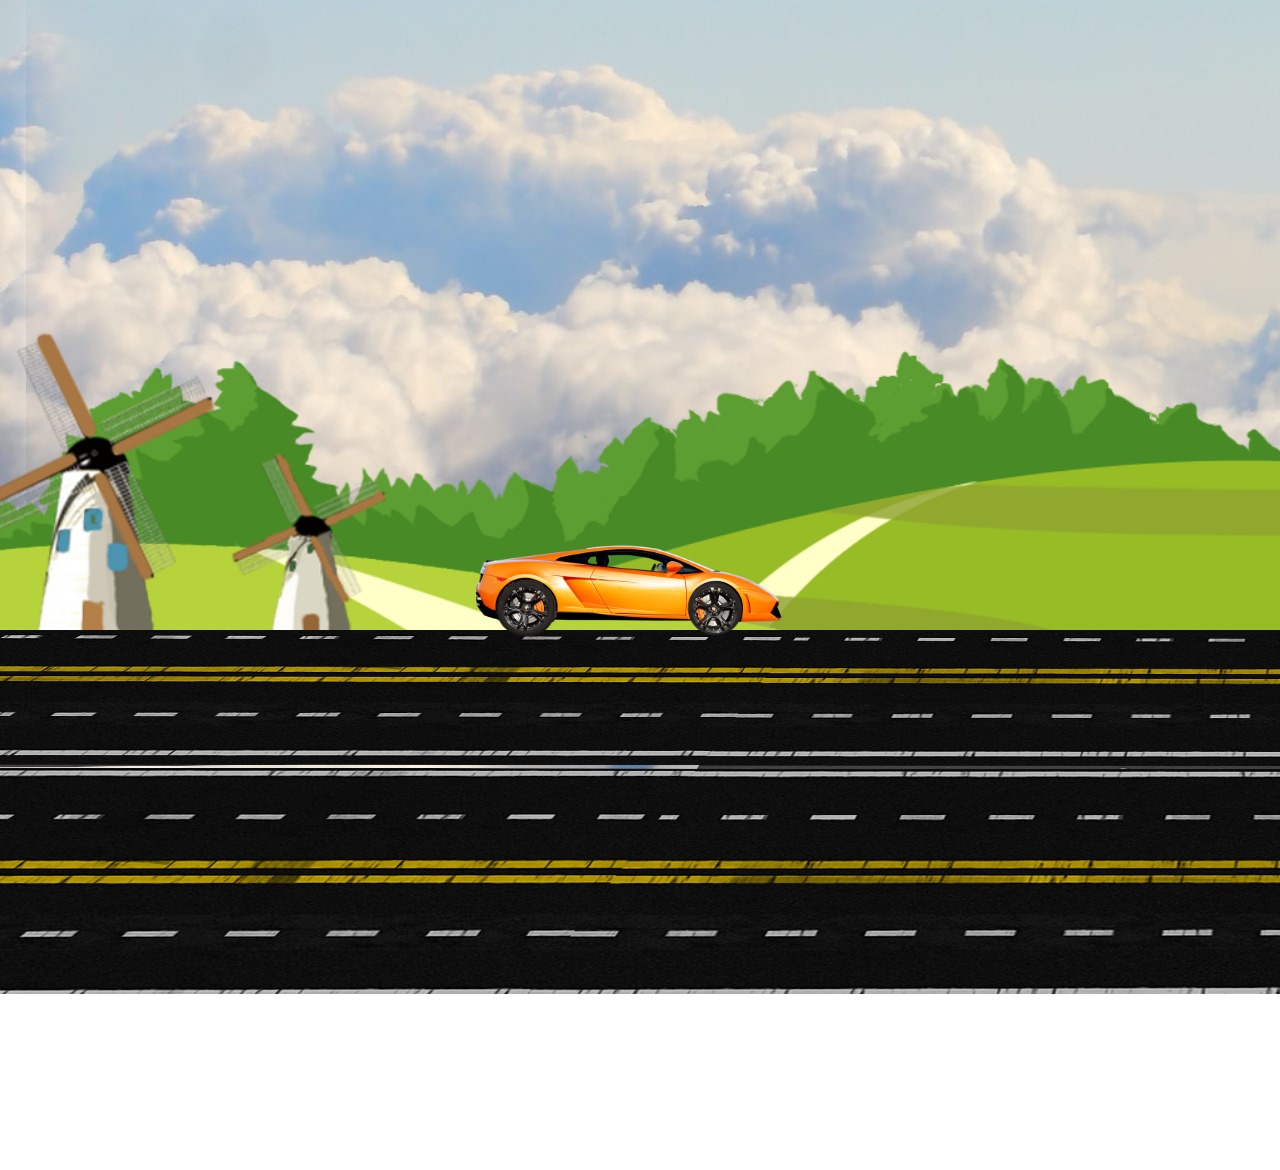
<file: CarAnimation/index.html>
<!DOCTYPE html>
<html lang="en">
<head>
    <meta charset="UTF-8">
    <meta http-equiv="X-UA-Compatible" content="IE=edge">
    <meta name="viewport" content="width=device-width, initial-scale=1.0">
    <title>Car Animation</title>
    <link rel="stylesheet" href="style.css">
    <script src="script.js"></script>
</head>
<body>
    <div class="container">
        <div class="sky">
            <div class="trees"></div>    
            <div class="track"></div>
            <div class="car">
                <div class="wheel wheel1">
                    <img src="car_wheel_left.png" alt="">
                </div>
                <div class="wheel wheel2">
                    <img src="car_wheel_right.png" alt="">
                </div>
            </div>

        </div>
    </div>
</body>
</html>
</file>
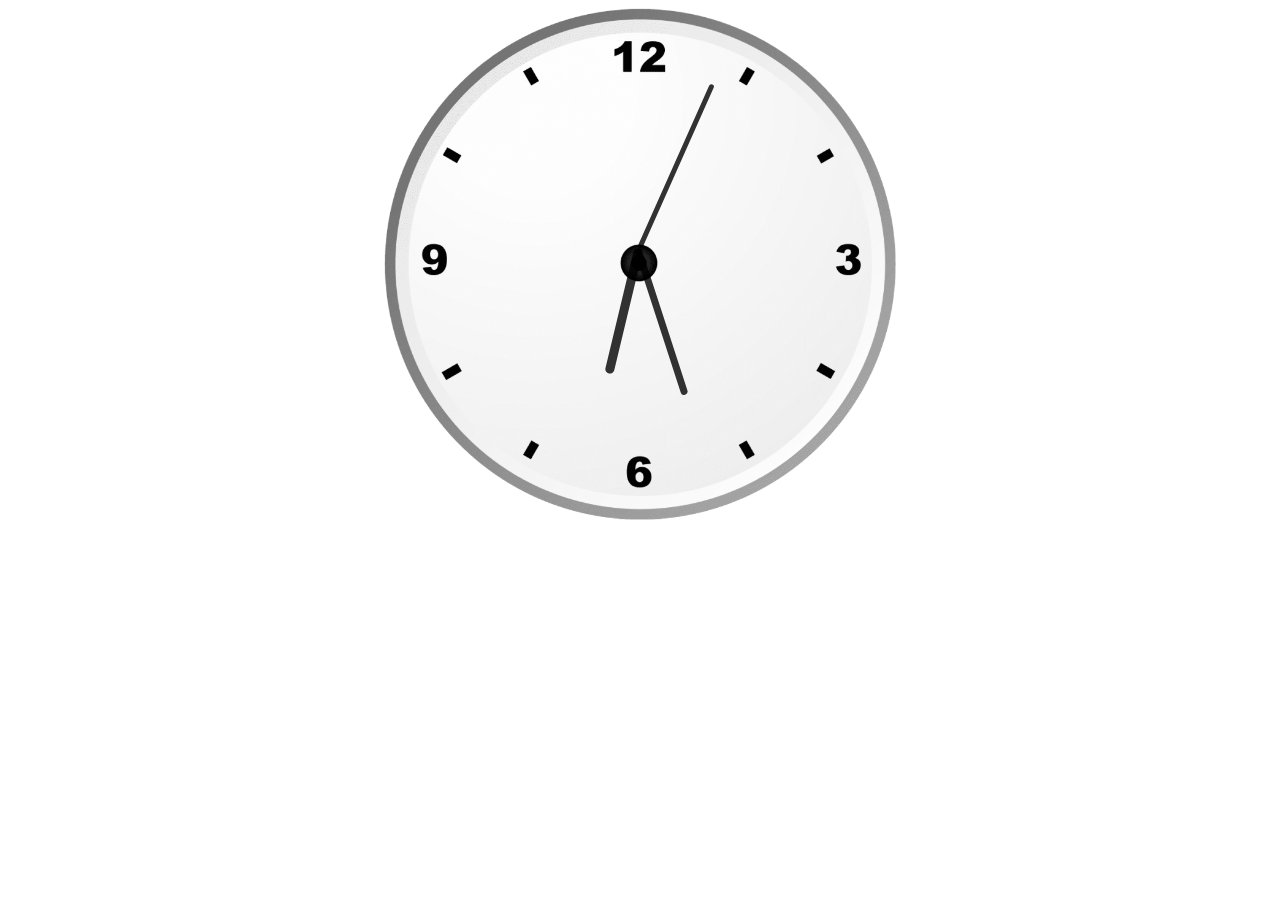
<file: Clock/index.html>
<!DOCTYPE html>
<html lang="en">
<head>
    <meta charset="UTF-8">
    <meta name="viewport" content="width=device-width, initial-scale=1.0">
    <title>Clock Using Pure JS</title>
    <link rel="stylesheet" href="index.css">
    <script src="index.js"></script>
</head>
<body>
    <div id="clockContainer">
        <div id="hour"></div>
        <div id="minute"></div>
        <div id="second"></div>
    </div>
</body>
</html>
</file>
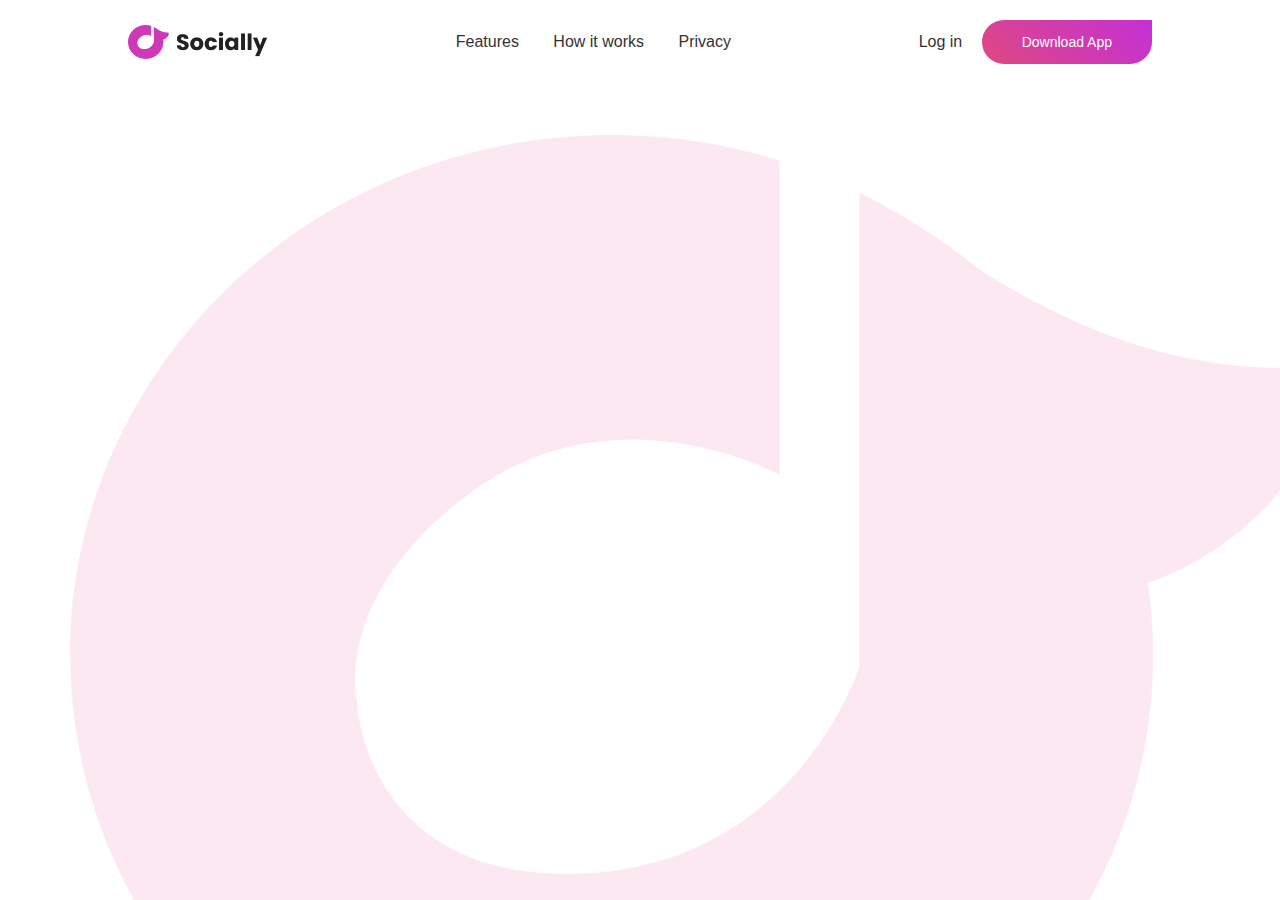
<file: SocialyWebsites/index.html>
<!DOCTYPE html>
<html lang="en">
<head>
    <meta charset="UTF-8">
    <meta http-equiv="X-UA-Compatible" content="IE=edge">
    <meta name="viewport" content="width=device-width, initial-scale=1.0">
    <title>Animated Websites Design.</title>
    <link rel="stylesheet" href="index.css">
</head>
<body>
    <div class="hero">
       <nav>
        <img src="image/logo.png" class="logo">
        <ul>
            <li><a href="#">Features</a></li>
            <li><a href="#">How it works</a></li>
            <li><a href="#">Privacy</a></li>
        </ul>
        <div>
            <a href="#" class="login-btn">Log in</a>
            <a href="#" class="btn">Download App</a>
        </div>
       </nav> 
       <div class="content">
        <h1 class="anim">Make<br>New Friends</h1>
        <p class="anim">Socially is a new social media platform to make new Friends
           online in the world. Now let's explore ali it's amazing Features.    
        </p>
        <a href="#" class="btn anim">Join now</a>
       </div>
       <img src="image/pic.png" class="Feature-img anim">
    </div>
</body>
</html>
</file>
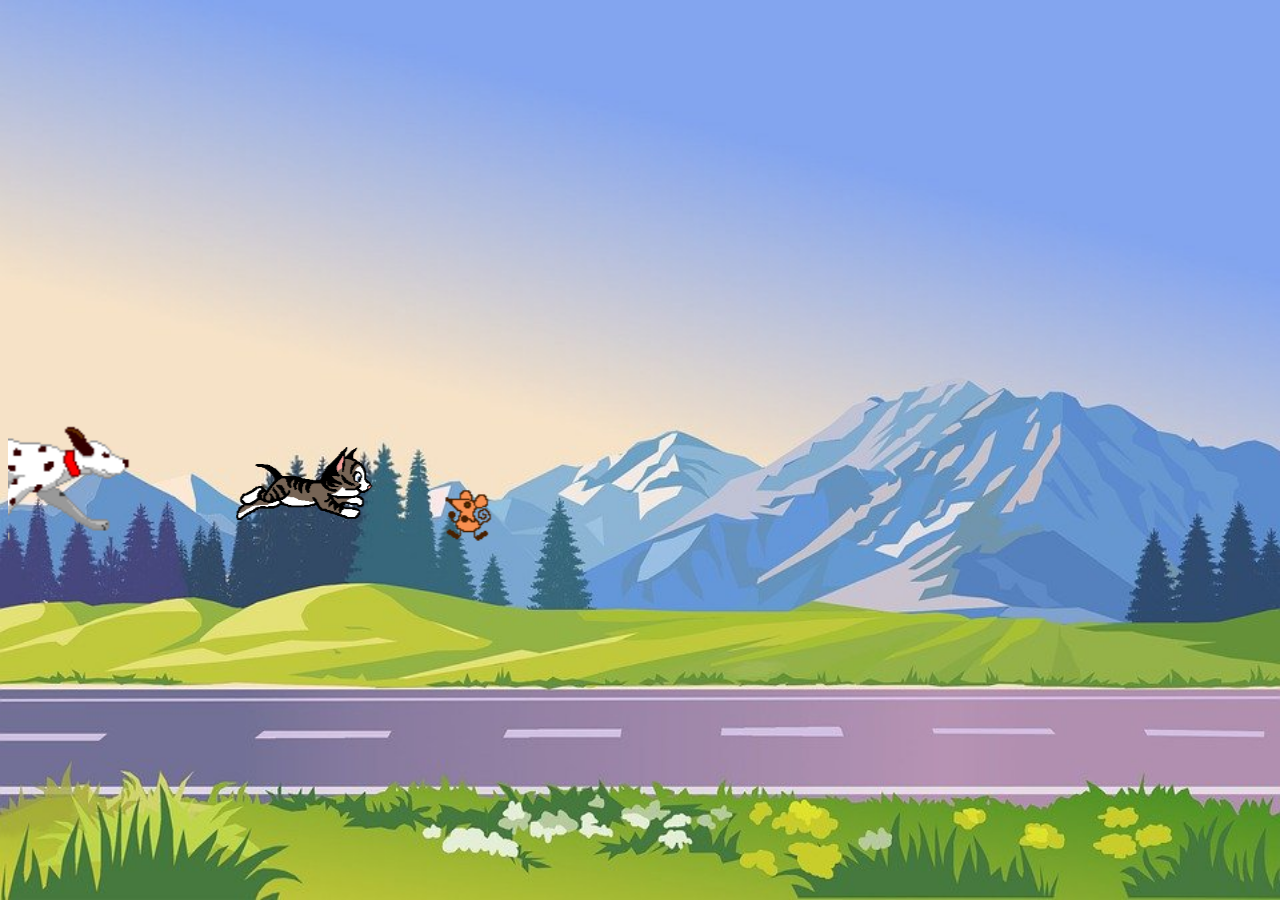
<file: Animation/animate.html>
<html>
    <head>
        <title>Animation</title>
        <style>
            body{
                background-repeat: no-repeat;
                background-size: 100% 100%;
                background-attachment: fixed;
            }
        </style>
    </head>
 <body background="Images/bg.jpg">
    <br><br><br><br><br><br><br><br><br><br><br><br><br><br><br><br><br><br><br><br><br><br>
    <marquee direction="right">
        <img src="Images/a.gif" width="22%"/>&emsp;&emsp;&emsp;&emsp;&emsp;&emsp;
        <img src="Images/b.gif" width="11%"/>&emsp;&emsp;&emsp;&emsp;
        <img src="Images/c.gif" width="4%"/>&emsp;&emsp;
    </marquee>

 </body>   
</html>
</file>
<file: CarAnimation/style.css>
*{
    margin: 0;
    padding: 0;
}
body{
    overflow: hidden;
    animation: shakebody linear 6s infinite;
}
.sky{
    height: 100vh;
    width: 100%;
    background-image: url(background.jpg);
    background-repeat: no-repeat;
    position: absolute;
}
.trees{
    height: 100vh;
    width: 100%;
    background-image: url(trees.png);
    background-size: cover;
    position: absolute;
    top: -144px;
}
.track{
    height: 60vh;
    width: 800vw;
    background-image: url(track.png);
    background-repeat: repeat-x;
    position: absolute;
    top: 70vh;
    animation: carMove linear 6s infinite;
}
.car{
    height: 100px;
    width: 380px;
    background-image: url(car_body.png);
    background-size: cover;
    background-repeat: no-repeat;
    position: absolute;
    left: 444px;
    bottom: 30vh;
    animation: shake linear .3s infinite;
}

.wheel1 img{
    width: 75px;
    position: relative;
    top: 40px;
    left: 45px;
    animation: wheelRotation linear .16s infinite;
}
.wheel2 img{
    width: 78px;
    position: relative;
    top: -40px;
    left: 232px;
    animation: wheelRotation linear .16s infinite;
}
@keyframes wheelRotation
{
    100%{
        transform: rotate(360deg);
    }
}
@keyframes carMove
{
    100%{
        transform: translateX(-500vw);
    }
}
@keyframes shake
{
    
    0%{
        transform: translateY(-5px);
    }
    50%{
        transform: translateY(5px);
    }
    100%{
        transform: translateY(-5px);
    }
}
@keyframes shakebody
{
    
    0%{
        transform: translateY(-50px);
    }
    50%{
        transform: translateY(50px);
    }
    100%{
        transform: translateY(-50px);
    }
}
</file>
<file: Clock/index.css>
#clockContainer{
    position: relative;
    margin: auto;
    height: 40vw;
    width: 40vw;
    background: url(clock.png) no-repeat;
    background-size: 100%;
    
}

#hour, #minute, #second{
    position: absolute;
    background: black;
    border-radius: 10px;
    transform-origin: bottom;
}
#hour{
    width: 1.8%;
    height: 25%;
    top:22%;
    left:48.8%;
    opacity:0.8;
    
}
#minute{
    width: 1.4%;
    height: 30%;
    top:17%;
    left:48.8%;
    opacity:0.8;
    
}
#second{
    width: 1%;
    height: 35%;
    top:12%;
    left:49.5%;
    opacity:0.8;  
}
</file>
<file: SocialyWebsites/index.css>
*{
    margin: 0;
    padding: 0;
    box-sizing: border-box;
    font-family: 'poppins', sans-serif;
}
.hero{
    width: 100%;
    min-height: 100vh;
    background-image: url(image/back-image.png);
    background-position: center;
    background-size: cover;
    padding: 10px 10%;
    overflow: hidden;
    position: relative;
}
nav{
    padding: 10px 0;
    display: flex;
    align-items: center;
    justify-content: space-between;
}
.logo{
    width: 140px;
}
nav ul li{
    display: inline-block;
    list-style: none;
    margin: 10px 15px;
}
nav ul li a{
    text-decoration: none;
    color: #333;
    font-weight: 400;
}
.login-btn{
    text-decoration: none;
    color: #333;
    margin-right: 15px;
    font-weight: 400;
}
.btn{
    display: inline-block;
    text-decoration: none;
    padding: 14px 40px;
    color: #fff;
    background-image: linear-gradient(45deg, #df4881,#c430d7);
    font-size: 14px;
    border-radius: 30px;
    border-top-right-radius: 0;
    transition: 0.5s;
}
.content{
    margin-top: 10%;
    max-width: 600px;
}
.content h1{
    font-size: 70px;
    color:#222;
}
.content p{
    margin: 10px 0 30px;
    color: #333;
    animation-delay: 0.5s;
}
.content .btn{
    padding: 15px 80px;
    font-size: 16px;
    animation-delay: 1s;
}
.btn:hover{
    border-top-right-radius: 30px;
}
.Feature-img{
    width: 450px;
    position: absolute;
    bottom: 0;
    right: 10%;
}
.Feature-img.anim{
    animation-delay: 1.5s;
}
.anim{
    opacity: 0;
    transform: translateY(30px);
    animation: moveup 0.5s linear forwards;
}
@keyframes moveup{
    100%{
        opacity: 1;
        transform: translateY(0px);
    }
}
</file>
